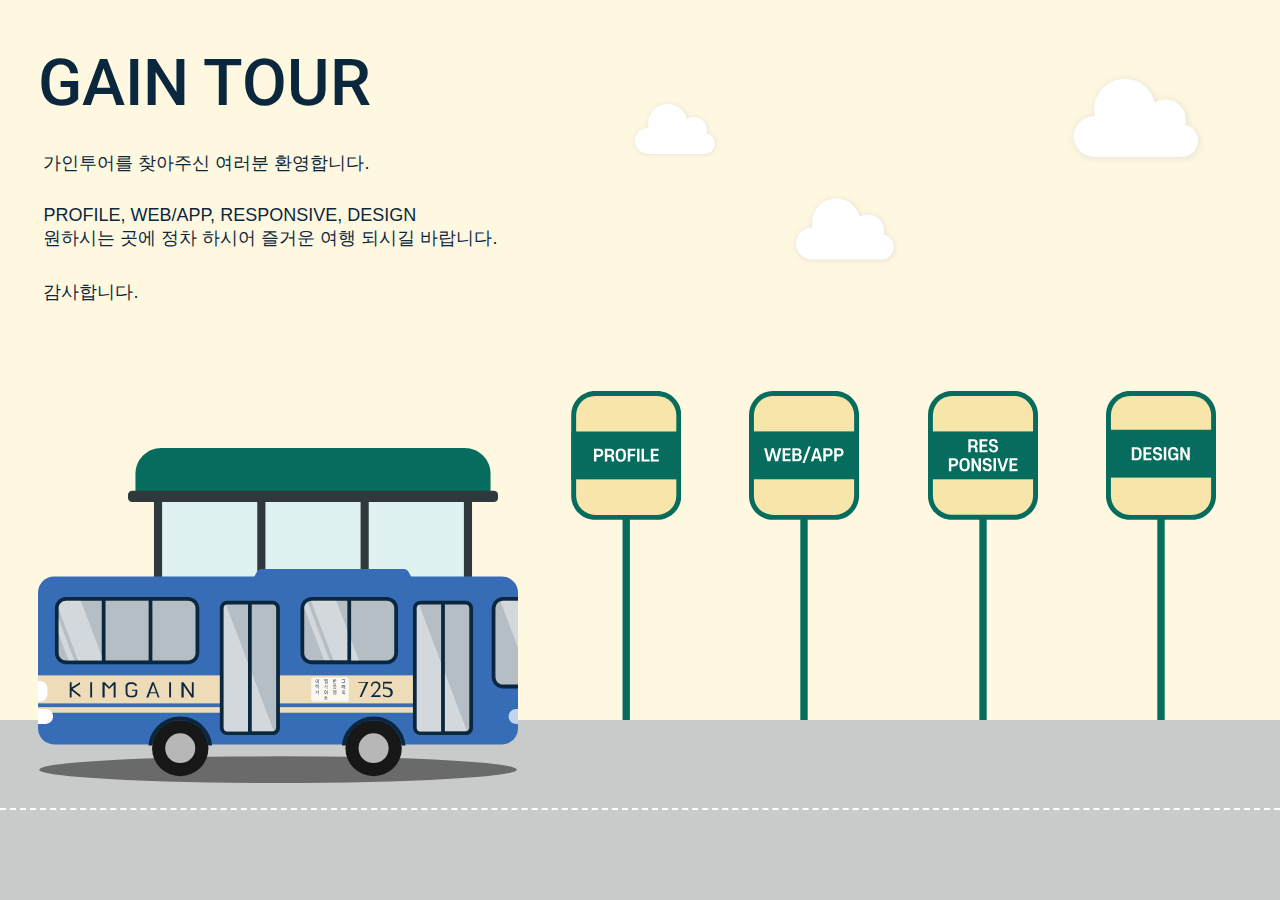
<file: index.html>
<!DOCTYPE html>
<html lang="ko">
<head>
    <meta charset="UTF-8">
    <meta http-equiv="X-UA-Compatible" content="IE=edge">
    <meta name="viewport" content="width=device-width, initial-scale=1.0">
    <title>GAIN TOUR</title>
    <link href="https://fonts.googleapis.com/css2?family=Noto+Sans+KR:wght@100;300;400;500;700;900&display=swap" rel="stylesheet">
    <link href="https://fonts.googleapis.com/css2?family=Roboto:wght@300;400;500;700;900&display=swap" rel="stylesheet">
    <link href="https://webfontworld.github.io/SCoreDream/SCoreDream.css" rel="stylesheet">
    <link rel="stylesheet" href="css/basic.css">
    <link rel="stylesheet" href="css/reponsive.css">
    <script src="js/prefixfree.dynamic-dom.min.js"></script>
    <script src="js/jquery-3.6.0.min.js"></script>
    <script defer src="js/main.js"></script>
</head>
<body>
    <!--main 페이지-->
    <div class="main">
        <div class="top">
            <div class="title">
                <h1>GAIN TOUR</h1>
                <p>가인투어를<br class="mobile"> 찾아주신 여러분 환영합니다.</p>
                <p>PROFILE, WEB/APP,<br class="mobile"> RESPONSIVE, DESIGN<br><br class="mobile">
                    원하시는 곳에 정차 하시어<br class="mobile"> 즐거운 여행 되시길 바랍니다.</p>
                <p>감사합니다.</p>
            </div>
            <div class="cloud">
                <span class="cloud1"></span>
                <span class="cloud2"></span>
                <span class="cloud3"></span>
                <span class="cloud4"></span>
            </div>
        </div>
        <div class="bottom">
            <ul class="bus_sign pc">
                <li class="profile">
                    <a href="profile.html">
                        <img src="img/profile.svg" alt="이력서">
                    </a>
                </li>
                <li class="web">
                    <a href="web.html">
                        <img src="img/web2.svg" alt="웹사이트">
                    </a>
                </li>
                <li class="responsive">
                    <a href="responsive.html">
                        <img src="img/responsive.svg" alt="반응형">
                    </a>
                </li>
                <li class="graphic">
                    <a href="graphic.html">
                        <img src="img/design.svg" alt="그래픽">
                    </a>
                </li>
            </ul>
            <a class="here mobile">
                <img src="img/here.svg" alt="여기를 클릭하세요">
            </a>
            <div class="bus_stop">
                <img src="img/busstop.svg" alt="버스정류장">
            </div>
            <div class="load">
                <div class="bus">
                    <img src="img/bus.svg" alt="버스">
                </div>
                <div class="load_line">중앙선</div>
            </div>
        </div>
        <div class="mobile_menu_w">
            <ul class="mobile_menu">
                <li>
                    <a href="profile.html">Profile</a>
                </li>
                <li>
                    <a href="web.html">Web</a>
                </li>
                <li>
                    <a href="responsive.html">Responsive</a>
                </li>
                <li>
                    <a href="graphic.html">Design</a>
                </li>
            </ul>
            <div class="bottom">
                <div class="bus_stop">
                    <img src="img/busstop_m.svg" alt="버스정류장">
                </div>
                <div class="load">
                    <div class="bus">
                        <img src="img/bus.svg" alt="버스">
                    </div>
                    <div class="load_line">중앙선</div>
                </div>
            </div>
        </div>
        <div class="mobile_menu_btn">
            <a href="#"><span></span></a>
        </div>
    </div>
    



</body>
</html>
</file>
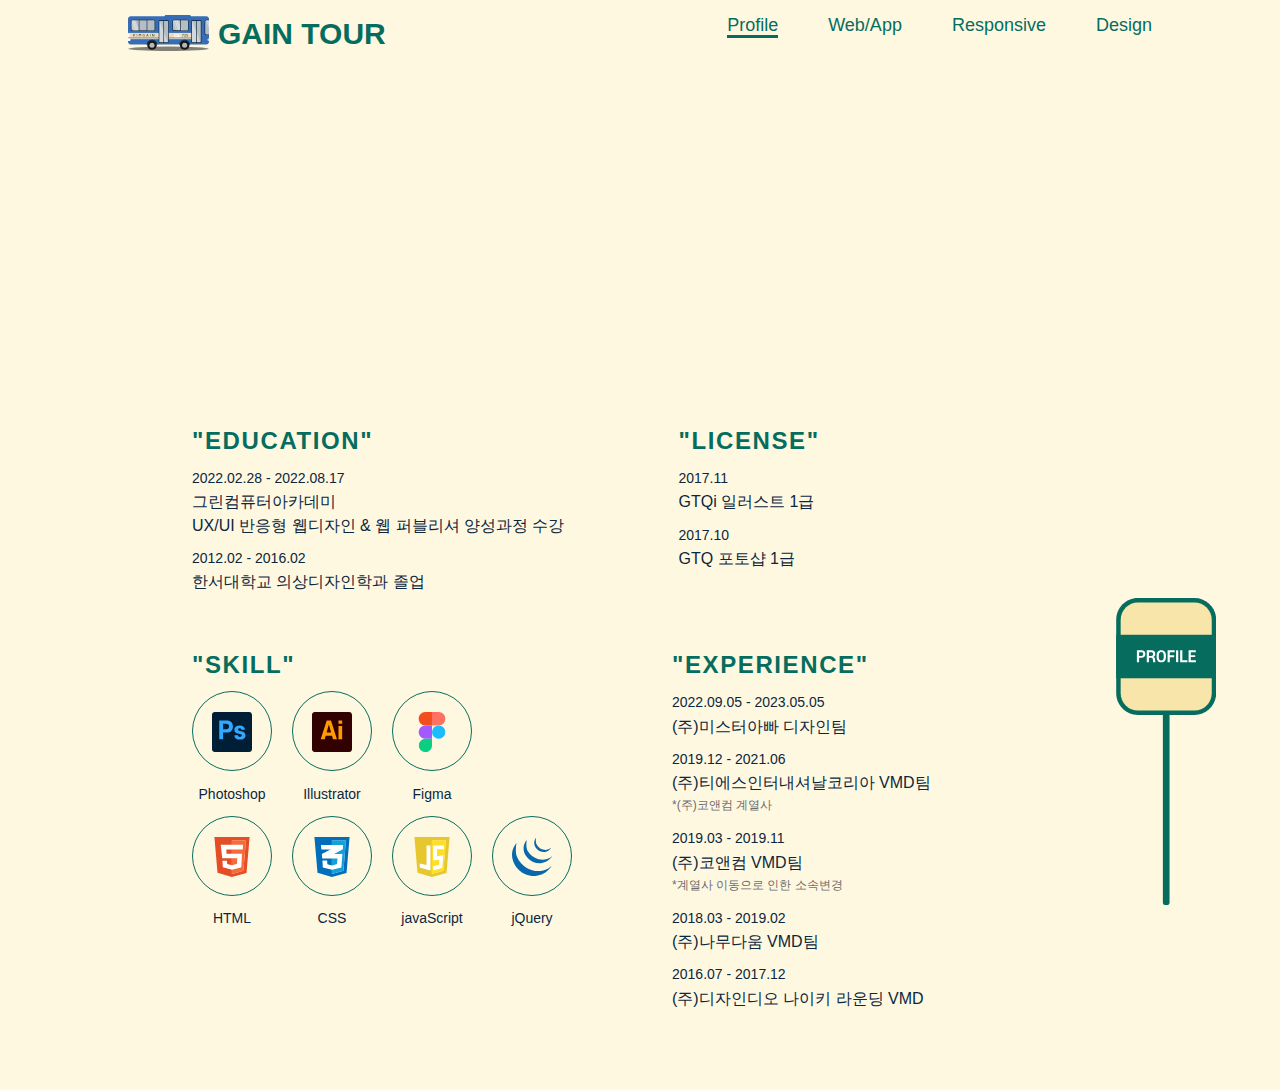
<file: profile.html>
<!DOCTYPE html>
<html lang="ko">
<head>
    <meta charset="UTF-8">
    <meta http-equiv="X-UA-Compatible" content="IE=edge">
    <meta name="viewport" content="width=device-width, initial-scale=1.0">
    <title>GAIN TOUR - Profile</title>
    <link href="https://webfontworld.github.io/SCoreDream/SCoreDream.css" rel="stylesheet">
    <link rel="stylesheet" href="css/basic.css">
    <link rel="stylesheet" href="css/subpage.css">
    <link rel="stylesheet" href="css/reponsive.css">
    <script src="js/prefixfree.dynamic-dom.min.js"></script>
    <script src="js/jquery-3.6.0.min.js"></script>
    <script defer src="js/main.js"></script>
</head>
<body>
    <section class="sub_w">
        <div class="header">
            <h1>
                <a href="index.html"><span>GAIN TOUR</span></a>
            </h1>
            <div class="menu_w">
                <ul class="menu">
                    <li class="on">
                        <a href="profile.html">Profile</a>
                    </li>
                    <li>
                        <a href="web.html">Web/App</a>
                    </li>
                    <li>
                        <a href="responsive.html">Responsive</a>
                    </li>
                    <li>
                        <a href="graphic.html">Design</a>
                    </li>
                </ul>
            </div>
            <div class="m_menu_w mobile">
                <a href="#" class="m_menu_title">MENU</a>
                <ul class="m_menu">
                    <li>
                        <a href="profile.html">Profile</a>
                    </li>
                    <li>
                        <a href="web.html">Web/App</a>
                    </li>
                    <li>
                        <a href="responsive.html">Responsive</a>
                    </li>
                    <li>
                        <a href="graphic.html">Design</a>
                    </li>
                </ul>
            </div>
        </div>
        
        <div class="s_profile">
            <div class="profile_item">
                <div class="p_item01">
                    <div class="profile_w">
                        <div class="profile_image">
                            <img src="img/gain_icon.png" alt="이력서사진">
                        </div>
                        <ul>
                            <li class="name">
                                <span>Name</span>  김가인
                            </li>
                            <li class="birth">
                                <span>Birth</span> 1993.07.25
                            </li>
                            <li class="p_mobile">
                                <span>Mobile</span> 010.5324.8837
                            </li>
                            <li class="email">
                                <span>E-mail</span> g3gan93@gmail.com
                            </li>
                            <li class="adress">
                                <span>Adress</span> 서울시 관악구 조원동
                            </li>
                        </ul>
                    </div>
                </div>
                <div class="p_item02_w">
                    <div class="p_item02">
                        <div class="p_item02_top">
                            <div class="education">
                                <p>"EDUCATION"</p>
                                <ul>
                                    <li>
                                        <span>2022.02.28 - 2022.08.17</span>
                                        그린컴퓨터아카데미<br> UX/UI 반응형 웹디자인 & 웹 퍼블리셔 양성과정 수강
                                    </li>
                                    <li>
                                        <span>2012.02 - 2016.02</span>
                                        한서대학교 의상디자인학과 졸업
                                    </li>
                                </ul>
                            </div>
                            <div class="license">
                                <p>"LICENSE"</p>
                                <ul>
                                    <li>
                                        <span>2017.11</span>
                                        GTQi 일러스트 1급
                                    </li>
                                    <li>
                                        <span>2017.10</span>
                                        GTQ 포토샵 1급
                                    </li>
                                </ul>
                            </div>
                        </div>
                        <div class="p_item02_bottom">
                            <div class="skill">
                                <p>"SKILL"</p>
                                <ul class="d_skill">
                                    <li>
                                        <span class="circle">
                                            <img src="img/photoshop.svg" alt="포토샵" class="skill_list">
                                            <img src="img/skill_90_g.svg" alt="90%" class="percent">
                                            <span>90%</span>
                                        </span>
                                        <span class="skill_title">Photoshop</span>
                                    </li>
                                    <li>
                                        <span class="circle">
                                            <img src="img/illustrator.svg" alt="일러스트" class="skill_list">
                                            <img src="img/skill_93_g.svg" alt="93%" class="percent">
                                            <span>93%</span>
                                        </span>
                                        <span class="skill_title">Illustrator</span>
                                    </li>
                                    <li>
                                        <span class="circle">
                                            <img src="img/figma.svg" alt="피그마" class="skill_list">
                                            <img src="img/skill_85_g.svg" alt="85%" class="percent">
                                            <span>85%</span>
                                        </span>
                                        <span class="skill_title">Figma</span>
                                    </li>
                                    
                                </ul>
                                <ul class="c_skill">
                                    <li>
                                        <span class="circle">
                                            <img src="img/html.svg" alt="html" class="skill_list">
                                            <img src="img/skill_90_g.svg" alt="90%" class="percent">
                                            <span>90%</span>
                                        </span>
                                        <span class="skill_title">HTML</span>
                                    </li>
                                    <li>
                                        <span class="circle">
                                            <img src="img/css.svg" alt="css" class="skill_list">
                                            <img src="img/skill_87_g.svg" alt="87%" class="percent">
                                            <span>87%</span>
                                        </span>
                                        <span class="skill_title">CSS</span>
                                    </li>
                                    <li>
                                        <span class="circle">
                                            <img src="img/js.svg" alt="자바스크립트" class="skill_list">
                                            <img src="img/skill_60_g.svg" alt="60%" class="percent">
                                            <span>60%</span>
                                        </span>
                                        <span class="skill_title">javaScript</span>
                                    </li>
                                    <li>
                                        <span class="circle">
                                            <img src="img/jquery.svg" alt="제이쿼리" class="skill_list">
                                            <img src="img/skill_60_g.svg" alt="60%" class="percent">
                                            <span>60%</span>
                                        </span>
                                        <span class="skill_title">jQuery</span>
                                    </li>
                                </ul>
                            </div>
                            <div class="experience">
                                <p>"EXPERIENCE"</p>
                                <ul>
                                    <li>
                                        <span>2022.09.05 - 2023.05.05</span>
                                        (주)미스터아빠 디자인팀
                                    </li>
                                    <li>
                                        <span>2019.12 - 2021.06</span>
                                        (주)티에스인터내셔날코리아 VMD팀
                                        <span class="concom">*(주)코앤컴 계열사</span>
                                    </li>
                                    <li>
                                        <span>2019.03 - 2019.11</span>
                                        (주)코앤컴 VMD팀
                                        <span class="concom">*계열사 이동으로 인한 소속변경</span>
                                    </li>
                                    <li>
                                        <span>2018.03 - 2019.02</span>
                                        (주)나무다움 VMD팀
                                    </li>
                                    <li>
                                        <span>2016.07 - 2017.12</span>
                                        (주)디자인디오 나이키 라운딩 VMD
                                    </li>
                                </ul>
                            </div>
                        </div>
                    </div>
                    
                </div>
                
            </div>
        </div>
        
        <div class="prev">
            <img src="img/busstop.svg" alt="" class="p_bus_stop">
            <img src="img/profile.svg" alt="프로필" class="p_bus_sign">
        </div>
    </section>
    

</body>
</html>
</file>
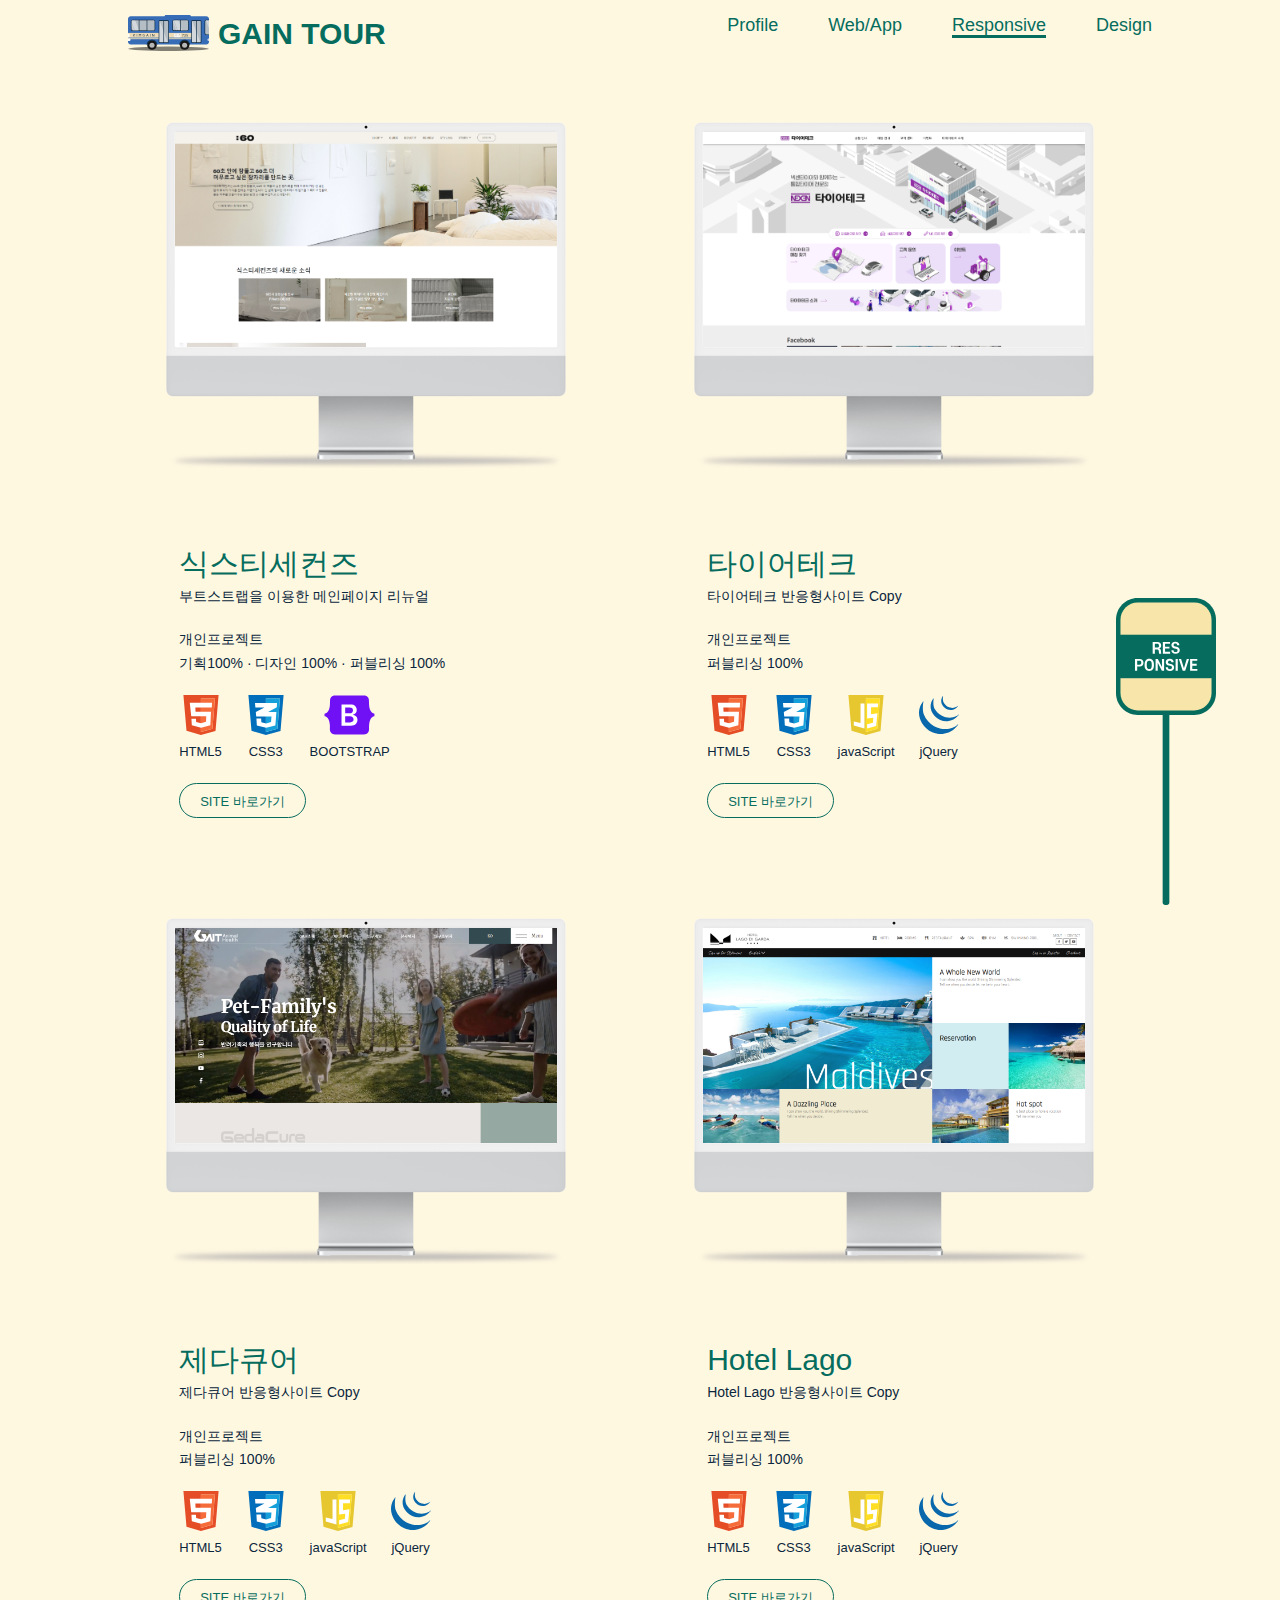
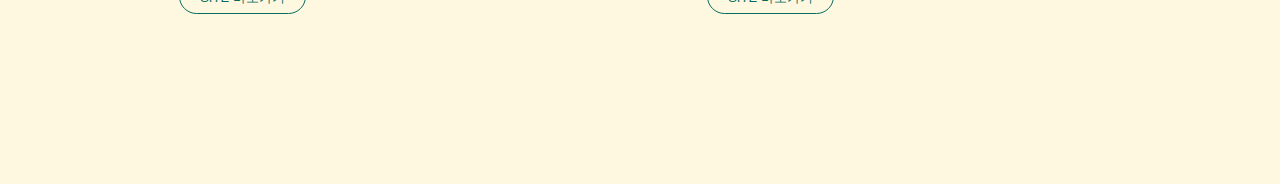
<file: responsive.html>
<!DOCTYPE html>
<html lang="ko">
<head>
    <meta charset="UTF-8">
    <meta http-equiv="X-UA-Compatible" content="IE=edge">
    <meta name="viewport" content="width=device-width, initial-scale=1.0">
    <title>GAIN TOUR - Responsive</title>
    <link href="https://webfontworld.github.io/SCoreDream/SCoreDream.css" rel="stylesheet">
    <link rel="stylesheet" href="css/basic.css">
    <link rel="stylesheet" href="css/subpage.css">
    <link rel="stylesheet" href="css/reponsive.css">
    <script src="js/prefixfree.dynamic-dom.min.js"></script>
    <script src="js/jquery-3.6.0.min.js"></script>
    <script defer src="js/main.js"></script>
</head>
<body>
    <section class="sub_w">
        <div class="header">
            <h1>
                <a href="index.html"><span>GAIN TOUR</span></a>
            </h1>
            <div class="menu_w">
                <ul class="menu">
                    <li>
                        <a href="profile.html">Profile</a>
                    </li>
                    <li>
                        <a href="web.html">Web/App</a>
                    </li>
                    <li class="on">
                        <a href="responsive.html">Responsive</a>
                    </li>
                    <li>
                        <a href="graphic.html">Design</a>
                    </li>
                </ul>
            </div>
            <div class="m_menu_w mobile">
                <a href="#" class="m_menu_title">MENU</a>
                <ul class="m_menu">
                    <li>
                        <a href="profile.html">Profile</a>
                    </li>
                    <li>
                        <a href="web.html">Web/App</a>
                    </li>
                    <li>
                        <a href="responsive.html">Responsive</a>
                    </li>
                    <li>
                        <a href="graphic.html">Design</a>
                    </li>
                </ul>
            </div>
        </div>
        <div class="s_web">
            <div class="web_item">
                <div class="w_item01">
                    <div class="w_mokup">
                        <div class="imac responsive_60s">
                            <img src="img/imac.png" alt="아이맥">
                        </div>
                        <div class="iphone responsive_60s_mobile">
                            <img src="img/iphone.png" alt="아이폰">
                        </div>
                    </div>
                    <div class="w_cont">
                        <p class="w_title">식스티세컨즈</p>
                        <p class="site_cont">부트스트랩을 이용한 메인페이지 리뉴얼</p>
                        <p class="project">개인프로젝트</p>
                        <p class="project_cont">기획100% · 디자인 100% · 퍼블리싱 100%</p>
                        <ul class="coding">
                            <li>
                                <img src="img/html.svg" alt="html">
                                <span>HTML5</span>
                            </li>
                            <li>
                                <img src="img/css.svg" alt="css">
                                <span>CSS3</span>
                            </li>
                            <li>
                                <img src="img/bootstrap.svg" alt="부트스트랩">
                                <span>BOOTSTRAP</span>
                            </li>
                        </ul>
                        <ul class="site">
                            <li>
                                <a href="https://gaaiiinnnn.github.io/responsive_60s/" target="_blank">SITE 바로가기</a>
                            </li>
                        </ul>
                    </div>
                </div>
                <div class="w_item02">
                    <div class="w_mokup">
                        <div class="imac tire-tech">
                            <img src="img/imac.png" alt="아이맥">
                        </div>
                        <div class="iphone tire-tech_mobile">
                            <img src="img/iphone.png" alt="아이폰">
                        </div>
                    </div>
                    <div class="w_cont">
                        <p class="w_title">타이어테크</p>
                        <p class="site_cont">타이어테크 반응형사이트 Copy</p>
                        <p class="project">개인프로젝트</p>
                        <p class="project_cont">퍼블리싱 100%</p>
                        <ul class="coding">
                            <li>
                                <img src="img/html.svg" alt="html">
                                <span>HTML5</span>
                            </li>
                            <li>
                                <img src="img/css.svg" alt="css">
                                <span>CSS3</span>
                            </li>
                            <li>
                                <img src="img/js.svg" alt="자바스크립트">
                                <span>javaScript</span>
                            </li>
                            <li>
                                <img src="img/jquery.svg" alt="제이쿼리">
                                <span>jQuery</span>
                            </li>
                        </ul>
                        <ul class="site">
                            <li>
                                <a href="https://gaaiiinnnn.github.io/tire-tech/" target="_blank">SITE 바로가기</a>
                            </li>
                        </ul>
                    </div>
                </div>
                <div class="w_item03">
                    <div class="w_mokup">
                        <div class="imac geda">
                            <img src="img/imac.png" alt="아이맥">
                        </div>
                        <div class="iphone geda_mobile">
                            <img src="img/iphone.png" alt="아이폰">
                        </div>
                    </div>
                    <div class="w_cont">
                        <p class="w_title">제다큐어</p>
                        <p class="site_cont">제다큐어 반응형사이트 Copy</p>
                        <p class="project">개인프로젝트</p>
                        <p class="project_cont">퍼블리싱 100%</p>
                        <ul class="coding">
                            <li>
                                <img src="img/html.svg" alt="html">
                                <span>HTML5</span>
                            </li>
                            <li>
                                <img src="img/css.svg" alt="css">
                                <span>CSS3</span>
                            </li>
                            <li>
                                <img src="img/js.svg" alt="자바스크립트">
                                <span>javaScript</span>
                            </li>
                            <li>
                                <img src="img/jquery.svg" alt="제이쿼리">
                                <span>jQuery</span>
                            </li>
                        </ul>
                        <ul class="site">
                            <li>
                                <a href="https://gaaiiinnnn.github.io/geda/" target="_blank">SITE 바로가기</a>
                            </li>
                        </ul>
                    </div>
                </div>
                <div class="w_item04">
                    <div class="w_mokup">
                        <div class="imac hotel-lago">
                            <img src="img/imac.png" alt="아이맥">
                        </div>
                        <div class="iphone hotel-lago_mobile">
                            <img src="img/iphone.png" alt="아이폰">
                        </div>
                    </div>
                    <div class="w_cont">
                        <p class="w_title">Hotel Lago</p>
                        <p class="site_cont">Hotel Lago 반응형사이트 Copy</p>
                        <p class="project">개인프로젝트</p>
                        <p class="project_cont">퍼블리싱 100%</p>
                        <ul class="coding">
                            <li>
                                <img src="img/html.svg" alt="html">
                                <span>HTML5</span>
                            </li>
                            <li>
                                <img src="img/css.svg" alt="css">
                                <span>CSS3</span>
                            </li>
                            <li>
                                <img src="img/js.svg" alt="자바스크립트">
                                <span>javaScript</span>
                            </li>
                            <li>
                                <img src="img/jquery.svg" alt="제이쿼리">
                                <span>jQuery</span>
                            </li>
                        </ul>
                        <ul class="site">
                            <li>
                                <a href="https://gaaiiinnnn.github.io/hotel_lago/" target="_blank">SITE 바로가기</a>
                            </li>
                        </ul>
                    </div>
                </div>
            </div>
        </div>
        <div class="prev">
            <img src="img/busstop.svg" alt="" class="p_bus_stop">
            <img src="img/responsive.svg" alt="뒤로가기" class="p_bus_sign">
        </div>
    </section>


</body>
</html>
</file>
<file: css/basic.css>
@charset "UTF-8";
* {
    margin:0;
    padding:0;
    box-sizing:border-box;
}
li {
    list-style:none;
}
a {
    text-decoration:none;
}
img {
    vertical-align:middle;
}
body {
    font-family: 'SCoreDream', sans-serif;
    /* font-family: 'Noto Sans KR', sans-serif; */
    background:#FFF8E1;
    color:#0B273D;
}
.mobile {
    display:none;
}



.main {
    height:100vh;
}
.top {}

.title {
    display:inline-block;
    padding:5vh 0 0 6vw;
}
.title h1 {
    font-family: 'Roboto', sans-serif;
    font-size:65px;
    font-weight:500;
}
.title p {
    margin:30px 0 30px 5px;
    font-size:18px;
    font-weight:400;
}

.cloud {
    position:relative;
    display:inline-block;
    width:50vw;
    height:25vh;
    margin:0 0 7vh 13vw;
}
.cloud span {
    position:absolute;
    background:url('../img/cloud_s.svg') center center / cover no-repeat;
}
span.cloud1 {
    width:140px;
    height:90px;
    bottom:3%;
}
span.cloud2 {
    width:90px;
    height:58px;
    top:12%;
    left:30%;
}
span.cloud3 {
    width:110px;
    height:70px;
    bottom:15%;
    right:30%;
}
span.cloud4 {
    width:140px;
    height:90px;
    top:0;
    right:0;
}

.bottom {
    position:fixed;
    height:60vh;
    bottom:0;
    left:0;
    right:0;
}
ul.bus_sign {
    position:absolute;
    right:5vw;
    bottom:19vh;
}
ul.bus_sign li {
    display:inline-block;
    margin-left:5vw;
}
ul.bus_sign li a {}
ul.bus_sign li a img {
    width:130px;
}

.here {
    position:absolute;
    width:110px;
    bottom:19vh;
    right:15vw;
    cursor:pointer;
}

.bus_stop {
    position:absolute;
    width:400px;
    bottom:20vh;
    left:20vw;
}

.load {
    position:absolute;
    bottom:0;
    left:0;
    right:0;
    height:20vh;
    background:#C9CACA;
}
.bus {
    position:absolute;
    width:550px;
    bottom:13vh;
    left:50px;
}
.load_line {
    width:100%;
    height:10vh;
    border-bottom:2px dashed #fff;
    text-indent:-9999px;
}


.mobile_menu_w {
    display:none;
    position:fixed;
    top:0;
    bottom:0;
    left:0;
    right:0;
    background:#066D5E;
}
.mobile_menu {
    margin-top:7vh;
    text-align:center;
}
.mobile_menu li {
    margin-bottom:30px;
}
.mobile_menu li a {
    color:#FFF8E1;
    font-size:30px;
    padding-bottom:2px;
}
.mobile_menu li:hover a {
    border-bottom:3px solid #FFF8E1;
}
.mobile_menu li.on a {
    border-bottom:3px solid #FFF8E1;
}
.mobile_menu_w .bus_stop {
    width:450px;
    left:40vw;
}
.mobile_menu_w .bus {
    width:580px;
    left:10vw;
}
.mobile_menu_btn {}
.mobile_menu_btn a {}
.mobile_menu_btn a span {}
.mobile_menu_btn a span::before, .mobile_menu_btn a span::after {
    position:absolute;
    top:2vh;
    right:4vw;
    content:"";
    width:2px;
    height:25px;
    border-radius:2px;
    background:#FFF8E1;
}
.mobile_menu_btn a span::before {
    transform:rotate(45deg);
}
.mobile_menu_btn a span::after {
    transform:rotate(-45deg);
}
</file>
<file: css/reponsive.css>
@charset "UTF-8";

@media (min-width:1900px){}




@media (max-width:1836px){}




@media (max-width:1830px){
    ul.bus_sign {
        right:2vw;
    }

    
}


/*@media (max-width:1777px){
    .w_item00, .w_item02 {
        margin-right:15vw;
    }

    
}*/



@media (max-width:1770px){
    .bus_stop {
        left:16vw;
    }
    .bus {
        left:3vw;
    }

    
}




@media (min-width:1701px) {}





@media (max-width:1700px){
    ul.bus_sign {
        right:2vw;
    }

    .p_bus_stop {
        display:none;
    }

    
}






@media (max-width:1640px){
    .cloud {
        margin:0 0 7vh 13vw;
    }
    span.cloud1 {
        bottom:3%;
    }
    span.cloud2 {
        top:12%;
        left:30%;
    }
    span.cloud3 {
        bottom:15%;
        right:30%;
    }
    span.cloud4 {
        top:0;
        right:0;
    }
    .bus_stop {
        left:12vw;
    }
}






@media (max-width:1616px) {
    /* sub_profile */
    .s_profile {
        margin:70px 10vw;
    }
    .p_item01 {
        float:none;
        margin-bottom:50px;
        border-bottom:1px solid #066D5E;
        padding:0 0 20px 25px;
    }
    .profile_w:after {
        display:block;
        content:"";
        clear:both;
    }
    .profile_image {
        float:left;
    }
    .profile_image img {
        width:250px;
    }
    .profile_w ul {
        display:inline-block;
        margin:60px 0 0 30px;
    }
    .p_item02_w {
        margin:0;
    }
    .p_item02_top > div , .p_item02_bottom > div {
        margin-right:80px;
    }
}








@media (max-width:1500px){
    .title {
        padding:5vh 0 0 3vw;
    }
    .cloud {
        margin:0 0 0 5vw;
    }
    span.cloud1 {
        display:none;
    }
    span.cloud2 {
        left:10%;
    }
    span.cloud3 {
        left:35%;
    }

    ul.bus_sign {
        right:5vw;
    }
    ul.bus_sign li a img {
        width:110px;
    }
    .bus_stop {
        width:370px;
        bottom:19vh;
        left:10vw;
    }
    .bus {
        width:480px;
        left:3vw;
    }
}




@media (max-width:1420px) {
    .s_web {
        padding-left:3vw;
    }
    .w_item01, .w_item03 {
        margin-right:10vw;
    }
}







@media (max-width:1350px){
    /*sub페이지*/
    /* .p_bus_stop {
        width:300px;
    } */
    .p_bus_sign {
        width:100px;
    }
}





@media (max-width:1330px){
    /*sub페이지*/
    /* .p_bus_stop {
        width:300px;
    } */
    .p_bus_sign {
        width:100px;
    }


    
    
}



@media (max-width:1200px){
     /* sub_profile */
    .license {
        margin-left:20px;
    }

    .skill ul li .circle {
        width:75px;
        height:75px;
    }
    .skill ul li img.skill_list {
        width:35px;
        height:35px;
        margin-top:20px;
    }
    .skill ul li img.percent {
        width:77px;
        height:77px;
        left:-2px;
    }
    .skill ul li .circle span {
        position:absolute;
        top:26px;
        left:19px;
        font-size:16px;
    }
    
    .skill ul li span.skill_title {
        font-size:14px;
    }

    .web_item > div {
        height:400px;
        margin-bottom:200px;
    }
    /*.w_item .w_item00{
        height:400px;
    }*/
    .w_item01, .w_item03 {
        margin-right:0 ;
    }
    .w_item01::after {
        display:block;
        content:"";
        clear:both;
    }
    .w_mokup {
        /* height:400px;
        border:1px solid red; */
        float:left;
    }
    .w_cont {
        float:left;
        margin:50px 0 0 30px;
        /* padding-left:3vw;
        font-size:14px; */ 
    }
}





@media (max-width:1180px){
    .bus_stop {
        display:none;
    }
    .bus {
        left:2vw;
    }

    .mobile_menu_w .bus_stop {
        display:block;
    }

    /*sub페이지*/
    /* .p_bus_stop {
        width:280px;
    } */
    .p_bus_sign {
        width:90px;
    }

    .s_web {
        padding-left:0;
    }
}



@media (max-width:1080px){}







@media (max-width:1070px) {
    .pc {
        display:none;
    }
    .bus_stop {
        display:block;
        width:330px;
        left:30vw;
    }
    .cloud {
        width:40vw;
        height:30vh;
    }
    span.cloud2 {
        top:12%;
        left:3%;
    }
    span.cloud3 {
        bottom:7%;
        left:35%;
    }
    .here {
        display:block;
    }

}




@media (max-width:1055px) {
    .p_item02_top > div , .p_item02_bottom > div {
        margin-right:30px;
    }
}






@media (max-width:980px){
    /*sub페이지*/
    .header:after {
        display:block;
        content:"";
        clear:both;
    }
    .header {
        padding-top:15px;
    }
    .menu_w {
        display:none;
    }
    .m_menu_w {
        display:block;
        float:right;
        padding-top:10px;
    }

}





@media (max-width:965px) {
    .web_item > div {
        height:650px;
    }
    .w_mokup {
        float:none;
    }
    .w_item01 .w_cont {
        float:none;
        margin:50px 0 0 30px;
    }
    .w_cont {
        float:none;
        margin:20px 0 0 30px;
    }
}




@media (max-width:940px){
     /* sub_profile */
    .p_item01 {}
    .profile_image img {
        width:200px;
    }
    
    .profile_w ul {
        float:left;
        margin:40px 0 0 30px;
    }
    
    .p_item02_top {
        margin-bottom:10px;
    }
    .license {
        margin-left:2px;
    }
    .p_item02_top > div > p, .p_item02_bottom > div > p {
        font-size:20px;
    }
    .p_item02_top > div > ul > li, .p_item02_bottom > div > ul > li {
        font-size:14px;
    }
    .p_item02_top > div > ul > li > span, .p_item02_bottom > div > ul > li > span {
        font-size:12px;
    }
    
    .p_item02_bottom > div > ul > li > span.concom {
        font-size:10px;
    }
    
    
    .skill ul li .circle {
        width:60px;
        height:60px;
    }
    .skill ul li img.skill_list {
        width:30px;
        height:30px;
        margin-top:15px;
    }
    .skill ul li img.percent {
        width:62px;
        height:62px;
        left:-2px;
    }
    .skill ul li .circle span {
        position:absolute;
        top:20px;
        left:14px;
        font-size:14px;
    }
    
    .skill ul li span.skill_title {
        font-size:13px;
    }
    

}






@media (max-width:870px){
    .bus_stop {
        display:block;
        left:25vw;
    }

    .mobile_menu li a {
        font-size:25px;
    }
    .mobile_menu_w .bus_stop {
        width:400px;
    }
    .mobile_menu_w .bus {
        width:530px;
    }
}








@media (max-width:830px) {
    .pc {
        display:none;
    }
    .mobile {
        display:block;
    }

    .top {
        position:relative;
        z-index:50;
    }
    .title {
        display:block;
        padding:45px 0 0 0;
        text-align:center;
    }
    .title h1 {
        font-size:50px;
        font-weight:500;
    }
    .title p {
        margin:30px 0;
        font-size:15px;
        font-weight:400;
    }

    .cloud {
        position:absolute;
        width:100%;
        height:100%;
        top:10px;
        margin:0;
        z-index:-1;
    }
    span.cloud1 {
        display:inline-block;
        top:130px;
        left:30px;
    }
    span.cloud2 {
        display:none;
    }
    span.cloud3 {
        display:none;
    }
    span.cloud4 {
        top:30px;
        right:20px;
    }
    .here {
        width:85px;
        bottom:19vh;
        right:10vw;
    }
    .bus_stop {
        width:300px;
        bottom:17vh;
        left:30vw;
    }
    .bus {
        width:380px;
        left:6vw;
    }

    .mobile_menu_w .bus {
        width:530px;
        left:10vw;
    }


     /* sub_profile */
    
    .p_item02_w {
        float:none;
    }
    
}




@media (max-width:805px){
    .p_item02 {
        padding-left:20px;
    }
    .p_item02_top > div, .p_item02_bottom > div {
        float:none;
        margin:0 0 50px 0;
    }
    .p_item02_top > div > p, .p_item02_bottom > div > p {
        font-size:24px
    }
    .p_item02_top > div > ul > li, .p_item02_bottom > div > ul > li {
        font-size:15px;
    }
    .p_item02_top > div > ul > li > span, .p_item02_bottom > div > ul > li > span {
        font-size:14px;
    }
    
    .p_item02_bottom > div > ul > li > span.concom {
        font-size:12px;
    }
}





@media (max-width:770px){}




@media (max-width:750px) {
    .mobile_menu_w .bus_stop {
        width:380px;
        left:36vw;
    }
    .mobile_menu_w .bus {
        width:490px;
        left:7vw;
    }

    /*sub 페이지*/
    .header .menu {
        font-size:16px;
    }
}







@media(max-width:700px){}










@media (max-width:650px){
    .s_profile {
        padding-left:0;
    }
    .profile_image img {
        width:130px;
        vertical-align:bottom;
    }
    
    .profile_w ul {
        float:none;
        margin:10px 0 0 10px;
    }
    .profile_w ul li {
        margin-bottom:0;
        font-size:14px;
    }
    .profile_w ul li span {
        font-size:14px;
    }
}



@media (max-width:600px) {
    .bus_stop {
        display:none;
    }
    .bus {
        width:350px;
        left:6vw;
    }
    .mobile_menu_w .bus_stop {
        display:none;
    }
    .mobile_menu_w .bus {
        width:400px;
        left:10vw;
    }

    /*sub페이지*/
    .menu li:hover a {
        border-bottom:2px solid #066D5E;
    }
    .menu li.on a {
        border-bottom:2px solid #066D5E;
    }
    .p_bus_stop {
        display:none;
    }
    .p_bus_sign {
        width:70px;
    }
    

    .s_web {
        padding-left:0;
    }


    .s_graphic {
        padding-left:0;
    }

    .poster li a {
        display:inline-block;
        width:390px;
        height:auto;
        padding-top:20px;
        background:#F7E5A9;
        border-radius:16px;
    }
    .poster li a img {
        width:350px;
    }

    #modal img {
        width:300px;
    }
    #modal .vp img {
        width:400px;
    }
}


@media (max-width:400px) {
    .bus {
        width:300px;
        left:9vw;
    }
    .mobile_menu_w .bottom .load .bus > img {
        width:290px;
        left:10vw;
    }


}
</file>
<file: css/subpage.css>
@charset "UTF-8";
* {
    margin:0;
    padding:0;
    box-sizing:border-box;
}
li {
    list-style:none;
}
a {
    text-decoration:none;
}
img {
    vertical-align:middle;
}
body {
    font-family: 'SCoreDream', sans-serif;
    /* font-family: 'Noto Sans KR', sans-serif; */
    background:#FFF8E1;
    color:#0B273D;
}
ul:after {
    display:block;
    content:"";
    clear:both;
}
.mobile {
    display:none;
}


/*subpage 공통*/
.sub_w {
    background:#FFF8E1;
}
.header {
    width:80vw;
    margin:auto;
    padding-top:15px;
}
.header h1 {
    float:left;
    font-weight:600;
}
.header h1 a {
    background:url('../img/bus.svg') no-repeat;
}
.header h1 a span {
    font-size:30px;
    color:#066D5E;
    padding-left:90px;
}
.menu_w:after {
    display:block;
    content:"";
    clear:both;
}
.header .menu {
    float:right;
    font-size:18px;
}
.menu li {
    float:left;
    margin-left:50px;
}
.menu li:first-child {
    margin-left:0;
}
.menu li a {
    color:#066D5E;
    font-weight:500;
}
.menu li:hover a {
    border-bottom:3px solid #066D5E;
}
.menu li.on a {
    border-bottom:3px solid #066D5E;
}


.prev {
    position:fixed;
    right:5vw;
    bottom:-5px;
}
.prev img {
    vertical-align:bottom;
}
.p_bus_stop {
    width:300px;
}
.p_bus_sign {
    width:110px;
}


/* sub page mobile menu*/
.m_menu_w {
    position:relative;
    text-align:center;
}
a.m_menu_title {
    display:inline-block;
    color:#066D5E;
    font-size:20px;
    font-weight:600;
}

ul.m_menu {
    display:none;
    position:absolute;
    top:45px;
    left:-20px;
    padding:10px;
    background:#066D5E;
    border-radius:8px;
    z-index:10;
}
ul.m_menu:before {
    position:absolute;
    content:"";
    top:-5px;
    left:41px;
    width:10px;
    height:10px;
    transform:rotate(45deg);
    background:#066D5E;
}
.m_menu li {
    padding:2px 0;
}
.m_menu li a {
    font-size:14px;
    font-weight:300;
    color:#FFF8E1;
}
.m_menu li:hover a {
    border-bottom:1px solid #FFF8E1;
}


/* profile */
.s_profile {
    width:80vw;
    margin:120px 10vw;
    line-height:1.45rem;
    padding-left:5vw;
}

.profile_item {}
.profile_item:after {
    display:block;
    content:"";
    clear:both;
}

@keyframes lr {
    0% {transform:translateX(-100%);}
    100% {transform:translateX(0%); opacity:1;}
}
@keyframes rl {
    0% {transform:translateX(100%);}
    100% {transform:translateX(0%); opacity:1;}
}
@keyframes bt {
    0% {transform:translateY(100%);}
    100% {transform:translateY(0%); opacity:1;}
}
@keyframes tb {
    0% {transform:translateY(-100%);}
    100% {transform:translateY(0%); opacity:1;}
}


.p_item01 {
    float:left;
    animation:tb 0.7s forwards ease-out;
    opacity:0;
}

.profile_w {}
.profile_image {
    text-align:center;
}
.profile_image img {
    width:300px;
}

.profile_w ul {
    margin-top:20px;
}
.profile_w ul li {
    margin-bottom:5px;
}
.profile_w ul li span {
    color:#066D5E;
    font-weight:700;
    margin-right:20px;
}

.p_item02_w {
    float:left;
    margin:0 0 50px 5vw;
    animation:rl 0.8s forwards ease-out;
}
.p_item02 {}
.p_item02_top {
    margin-bottom:50px;
}
.license {
    margin-left:34px;
}
.p_item02_top:after, .p_item02_bottom:after {
    display:block;
    content:"";
    clear:both;
}
.p_item02_top > div, .p_item02_bottom > div {
    float:left;
    margin-right:90px;
}
.p_item02_top > div > p, .p_item02_bottom > div > p {
    margin-bottom:15px;
    font-size:24px;
    font-weight:700;
    color:#066D5E;
    letter-spacing:0.1rem;
}
.p_item02_top > div > ul > li, .p_item02_bottom > div > ul > li {
    margin-bottom:10px;
}
.p_item02_top > div > ul > li > span, .p_item02_bottom > div > ul > li > span {
    display:block;
    font-size:14px;
}


.p_item02_bottom > div > ul > li > span.concom {
    color:#6d6d6d;
    font-size:12px;
}



.skill {}
.skill p {}
.skill ul {
    text-align:center;
}
.skill ul:after {
    display:block;
    content:"";
    clear:both;
}
.skill ul li {
    float:left;
    margin:0 20px 0 0;
}
.skill ul li .circle {
    position:relative;
    display:inline-block;
    width:80px;
    height:80px;
    border-radius:50%;
    border:1px solid #066D5E;
    background:transparent;
    overflow:hidden;
}
.skill ul li img.skill_list {
    width:40px;
    height:40px;
    margin-top:20px;
}
.skill ul li img.percent {
    position:absolute;
    width:82px;
    height:82px;
    bottom:-2px;
    left:-1px;
    transform:translateY(80px);
    transition:0.5s;
}
.skill ul li .circle span {
    position:absolute;
    top:30px;
    left:18px;
    font-size:20px;
    font-weight:bold;
    color:#FFF8E1;
    transform:translateY(80px);
    transition:0.5s;
}
.skill ul li:hover .percent, .skill ul li:hover .circle span  {
    transform:translateY(0);
}

.skill ul li span.skill_title {
    display:block;
    margin-top:5px;
    font-size:14px;
}







/* web */
.s_web {
    width:80vw;
    margin:70px 10vw;
    line-height:1.45rem;
    padding-left:5vw;
}
.web_item:after {
    display:block;
    content:"";
    clear:both;
}
.w_item00::after {
    display:block;
    content:"";
    clear:both;
}
.web_item > div {
    margin-bottom:50px;
}
.w_item {
    height:803px;
}
.w_item00 {
    height:500px;
}
.w_item01, .w_item02, .w_item03, .w_item04 {
    float:left;
}
.w_item01, .w_item03 {
    margin-right:15vw;
}

@keyframes lr {
    0% {transform:translateX(-100%);}
    100% {transform:translateX(0%); opacity:1;}
}
@keyframes bt {
    0% {transform:translateY(100%);}
    100% {transform:translateY(0%); opacity:1;}
}

.w_mokup {
    height:400px;
}
.w_mokup2 {
    /* height:400px;
    border:1px solid red; */
    float:left;
}
.imac {
    position:relative;
    width:400px;
    animation:lr 0.5s forwards ease-out;

}
.imac img {
    width:100%;
}
.withpet_pc:after {
    position:absolute;
    content:"";
    width:382px;
    height:215px;
    top:10px;
    left:9px;
    background:url('../img/withpet_pc.jpg') no-repeat 0 0 /100%;
}
.withpet_pc:hover:after {
    transition:5s;
    background-position:0 bottom;
}
.iphone_big {
    position:relative;
    animation:lr 0.5s forwards ease-out;
    opacity:0;
}
.iphone_big img {
    width:400px;
}
.iphone {
    position:relative;
    width:130px;
    top:-110px;
    left:310px;
    animation:lr 1s forwards ease-out;
    opacity:0;
}
.withpet_mobile:after {
    position:absolute;
    content:"";
    width:73px;
    height:145px;
    top:20px;
    left:28px;
    background:url('../img/withpet_mobile.jpg') no-repeat 0 0 /100%;
    border-radius:0 0 8% 8%;
}
.withpet_mobile:hover:after {
    transition:1s;
    background-position:0 bottom;
}
.iphone img {
    width:100%;
}


.w_cont {
    margin:30px 0 50px 0;
    padding-left:1vw;
    font-size:14px;
    animation:bt 0.5s forwards ease-out;
}
.w_cont2 {
    float:left;
    margin:50px 0 0 30px;
    /* padding-left:3vw;
    font-size:14px; */ 
}


p.w_title {
    font-size:30px;
    margin-bottom:10px;
    color:#066D5E;
    animation:bt 0.5s forwards ease-out;
}
.site_cont {
    margin-bottom:20px;
}
.project {
    animation:bt 1s forwards ease-out;
}
.project_cont {
    margin-bottom:20px;
    animation:bt 1s forwards ease-out;
}

ul.coding {
    animation:bt 1s forwards ease-out;
}
.coding li {
    /* float:left; */
    display:inline-block;
    text-align:center;
    margin-right:20px;
}
.coding li img {
    height:40px;
}
.coding li span {
    display:block;
    font-size:13px;
    margin-top:5px;
}

ul.site {
    animation:bt 0.5s forwards ease-out;
}
.site li {
    float:left;
    margin:20px 20px 0 0;
    padding:6px 20px 4px 20px;
    border:1px solid #066D5E;
    border-radius:50px;
}
.site li a {
    display:inline-block;
    font-size:13px;
    color:#066D5E;
}
.site li:hover {
    background:#066D5E;
}
.site li:hover a {
    color:#FFF8E1;
}


.hallasan:after {
    position:absolute;
    content:"";
    width:382px;
    height:215px;
    top:10px;
    left:9px;
    background:url('../img/hallasan.jpg') no-repeat 0 0 /100%;
}
.hallasan:hover:after {
    transition:3s;
    background-position:0 bottom;
}
.nhn:after {
    position:absolute;
    content:"";
    width:382px;
    height:215px;
    top:10px;
    left:9px;
    background:url('../img/nhn_1.png') no-repeat 0 0 /100%;
}
.nhn:hover:after {
    transition:4s;
    background-position:0 bottom;
}
.e-shop:after {
    position:absolute;
    content:"";
    width:382px;
    height:215px;
    top:10px;
    left:9px;
    background:url('../img/e-shop.png') no-repeat 0 0 /100%;
}
.e-shop:hover:after {
    transition:4s;
    background-position:0 bottom;
}


/* responsive */
.responsive_60s:after {
    position:absolute;
    content:"";
    width:382px;
    height:215px;
    top:10px;
    left:9px;
    background:url('../img/60s.png') no-repeat 0 0 /100%;
}
.responsive_60s:hover:after {
    transition:3s;
    background-position:0 bottom;
}
.responsive_60s_mobile:after {
    position:absolute;
    content:"";
    width:73px;
    height:151px;
    top:14px;
    left:28px;
    background:url('../img/60s_m.png') no-repeat 0 0 /100%;
    border-radius:0 0 8% 8%;
}
.responsive_60s_mobile:hover:after {
    transition:5s;
    background-position:0 bottom;
}


.tire-tech:after {
    position:absolute;
    content:"";
    width:382px;
    height:215px;
    top:10px;
    left:9px;
    background:url('../img/tire-tech.png') no-repeat 0 0 /100%;
}
.tire-tech:hover:after {
    transition:2s;
    background-position:0 bottom;
}
.tire-tech_mobile:after {
    position:absolute;
    content:"";
    width:73px;
    height:151px;
    top:14px;
    left:28px;
    background:url('../img/tire-tech_m.png') no-repeat 0 0 /100%;
    border-radius:0 0 8% 8%;
}
.tire-tech_mobile:hover:after {
    transition:1s;
    background-position:0 bottom;
}




.geda:after {
    position:absolute;
    content:"";
    width:382px;
    height:215px;
    top:10px;
    left:9px;
    background:url('../img/geda.png') no-repeat 0 0 /100%;
}
.geda:hover:after {
    transition:4s;
    background-position:0 bottom;
}
.geda_mobile:after {
    position:absolute;
    content:"";
    width:73px;
    height:151px;
    top:14px;
    left:28px;
    background:url('../img/geda_m.png') no-repeat 0 0 /100%;
    border-radius:0 0 8% 8%;
}
.geda_mobile:hover:after {
    transition:4s;
    background-position:0 bottom;
}





.hotel-lago:after {
    position:absolute;
    content:"";
    width:382px;
    height:215px;
    top:10px;
    left:9px;
    background:url('../img/hotel-lago.png') no-repeat 0 0 /100%;
}
.hotel-lago:hover:after {
    transition:1s;
    background-position:0 bottom;
}
.hotel-lago_mobile:after {
    position:absolute;
    content:"";
    width:73px;
    height:151px;
    top:14px;
    left:28px;
    background:url('../img/hotel-lago_m.png') no-repeat 50% 0 /cover;
    border-radius:0 0 8% 8%;
}
.hotel-lago_mobile:hover:after {}







/* graphic */
.s_graphic {
    width:80vw;
    margin:70px 10vw;
    line-height:1.45rem;
    padding-left:5vw;
}

ul.graphic_nav {
    margin-bottom:40px;
}
.graphic_nav li {
    display:inline-block;
    margin-right:10px;
    padding:5px 20px;
    border:1px solid #066D5E;
    border-radius:50px;
}
.graphic_nav li a {
    font-size:14px;
    color:#066D5E;
}
.graphic_nav li.on {
    background:#066D5E;
}
.graphic_nav li.on a {
    color:#FFF8E1;
}

.poster_w {}
ul.poster {}
.poster li {
    float:left;
    margin:0 30px 30px 0;
    text-align:center;
}
.poster li a {
    display:inline-block;
    width:240px;
    height:auto;
    padding-top:20px;
    background:#F7E5A9;
    border-radius:16px;
}
.poster li a img {
    width:200px;
}
.poster li a p.poster_title {
    font-size:16px;
    font-weight:600;
    margin-top:20px;
    color:#0B273D;
}
.poster li a p.poster_cont {
    font-size:14px;
    margin-bottom:20px;
    color:#0B273D;
}


/* modal */
#modal {
    display:none;
    justify-content:center;
    align-items:center;
    position:fixed;
    top:0;
    left:0;
    right:0;
    bottom:0;
    background:rgba(0,0,0,0.8);
}
#modal .big_wrap {
    padding:40px 40px 60px;
    border-radius:20px;
    background:#F7E5A9; 
}

#modal img {
    width:400px;
}
#modal .vp img {
    width:700px;
}

.big {
    text-align:center;
}
.big p.poster_title {
    font-size:20px;
    font-weight:600;
    margin-top:40px;
    color:#0B273D;
}
.big p.poster_cont {
    font-size:18px;
    color:#0B273D;
}
</file>
